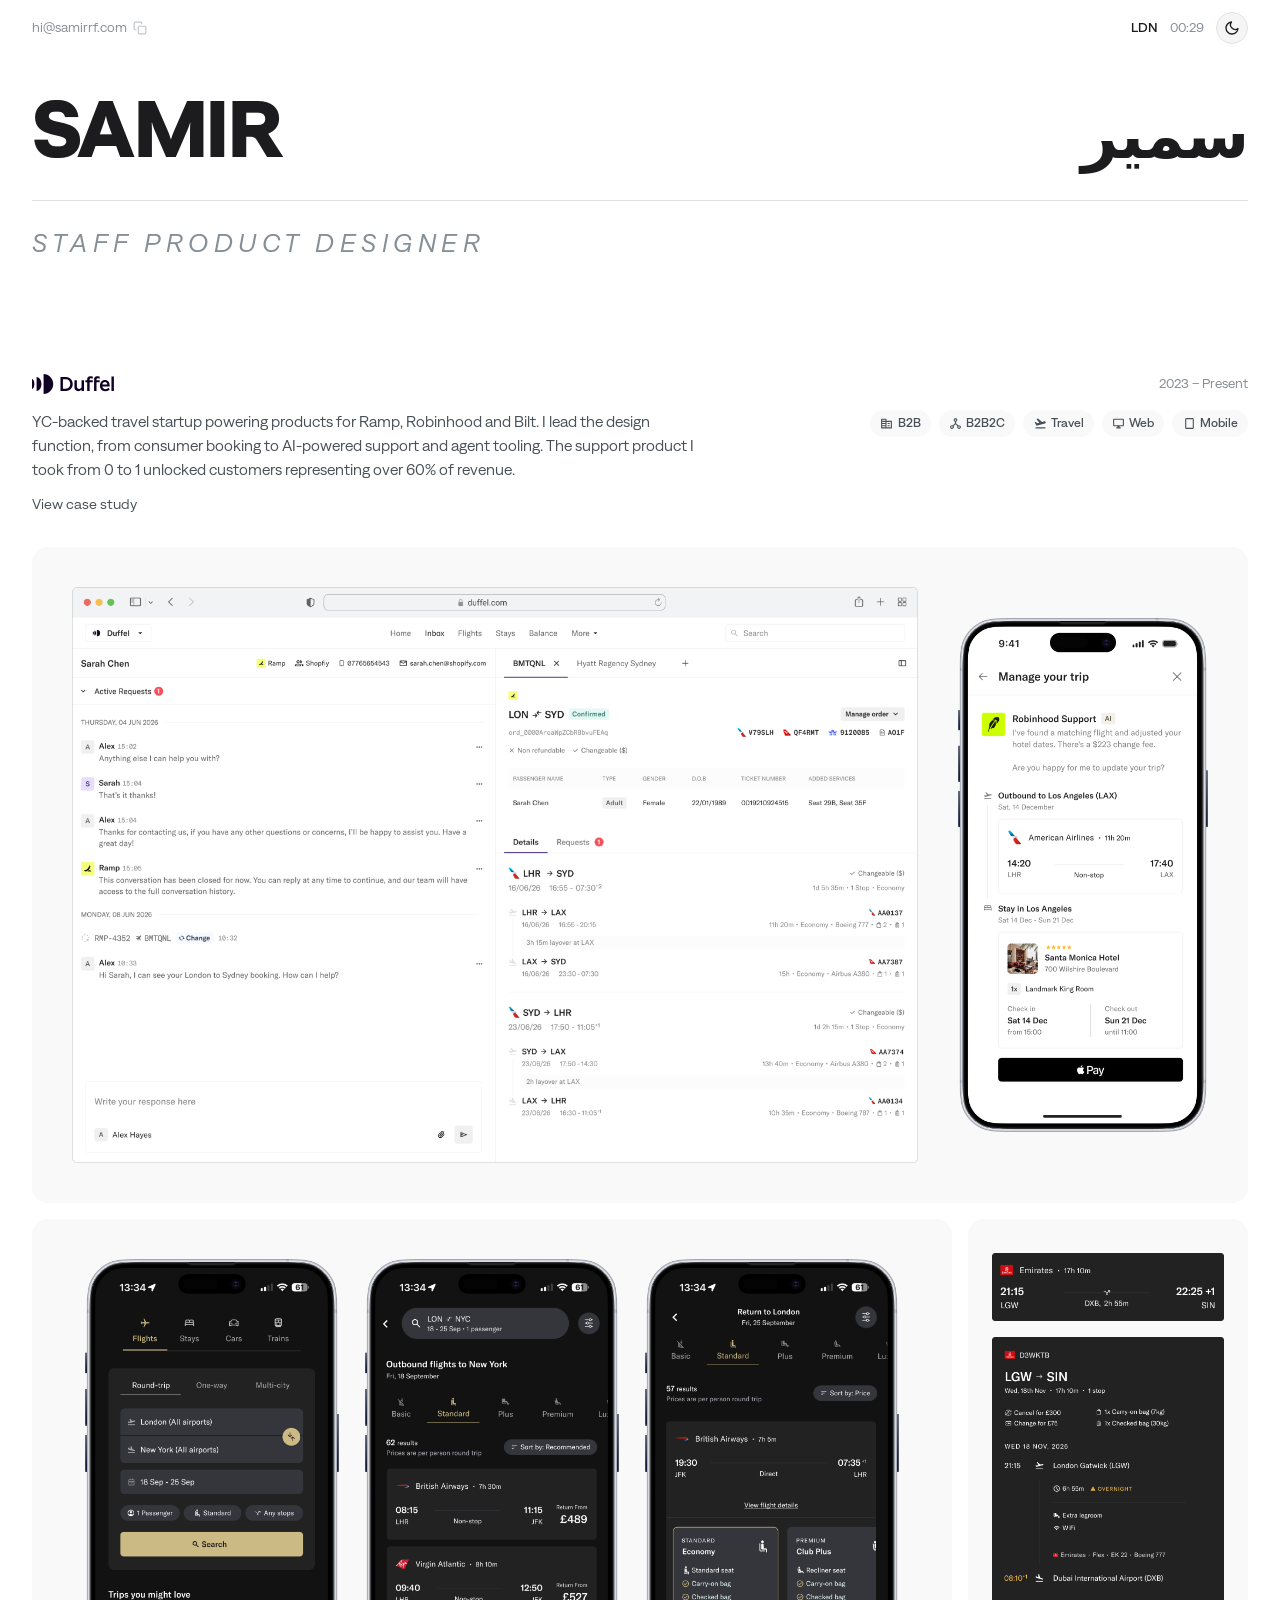
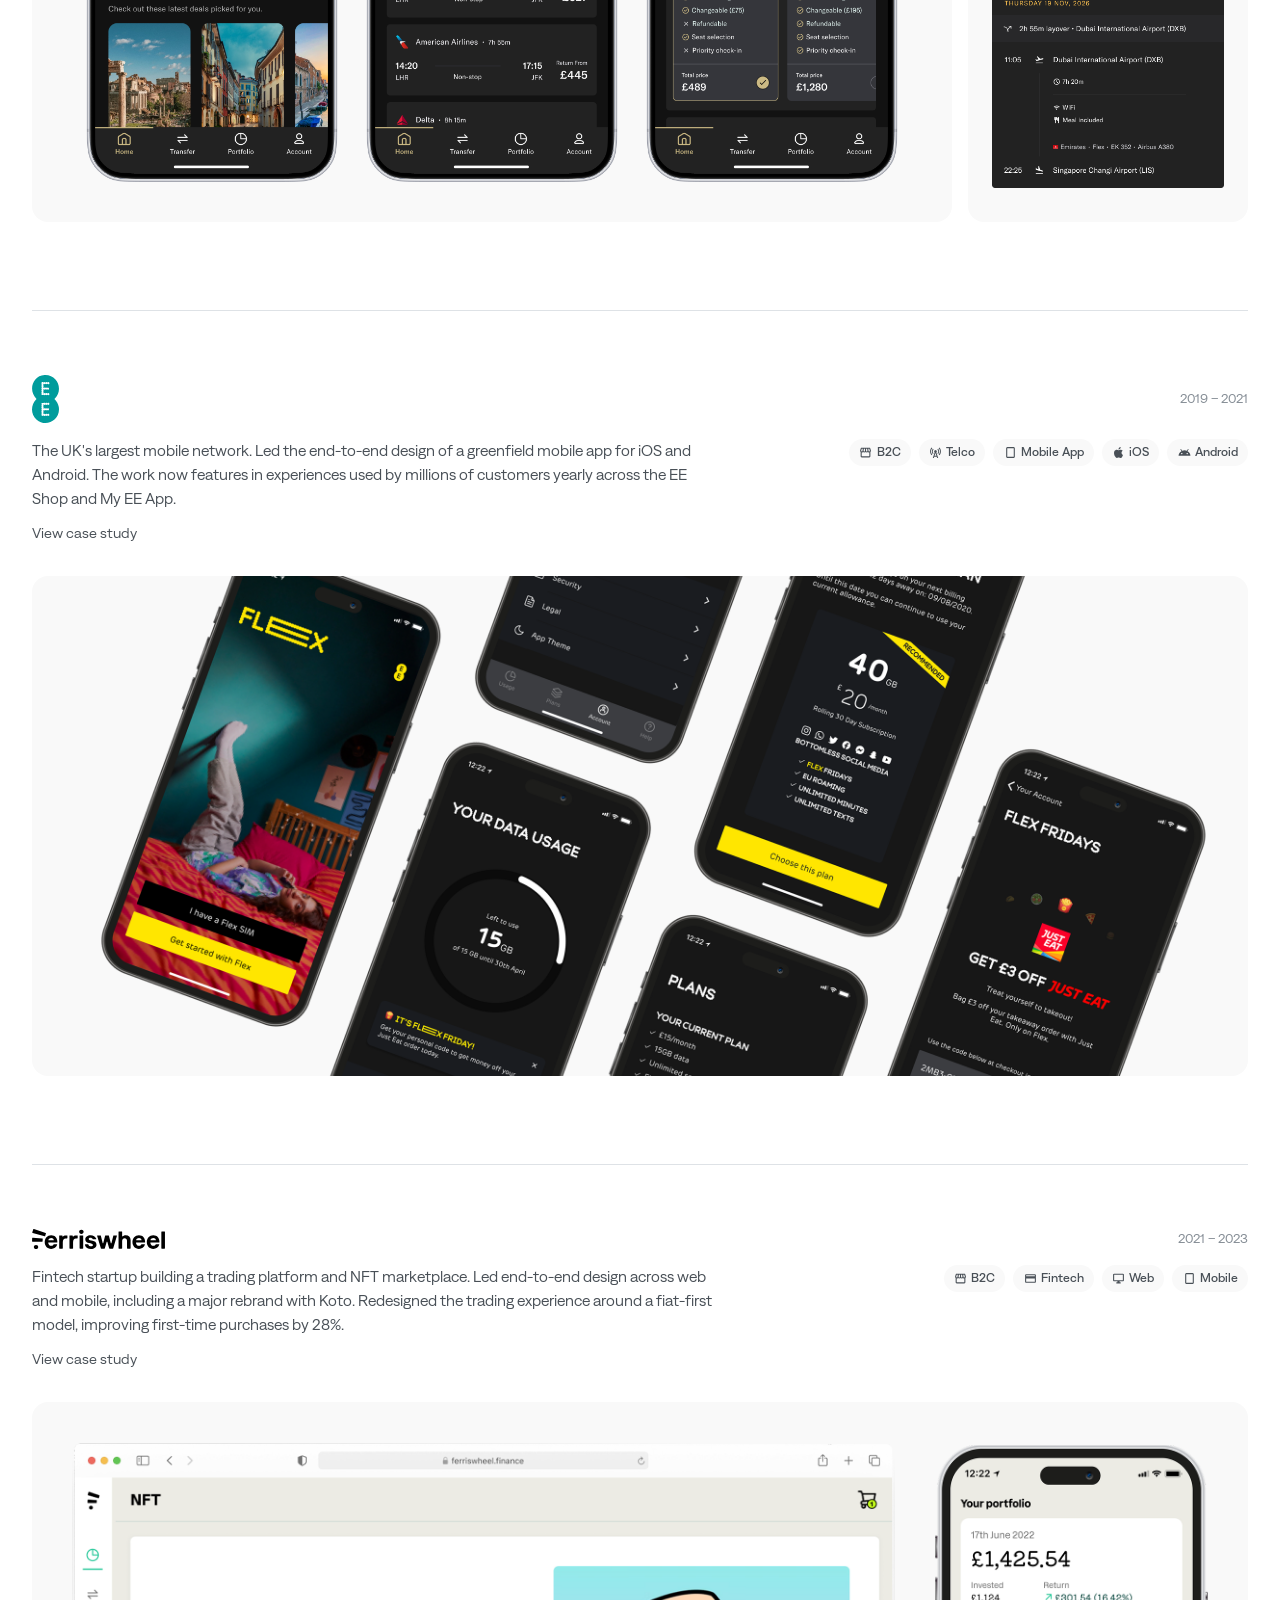
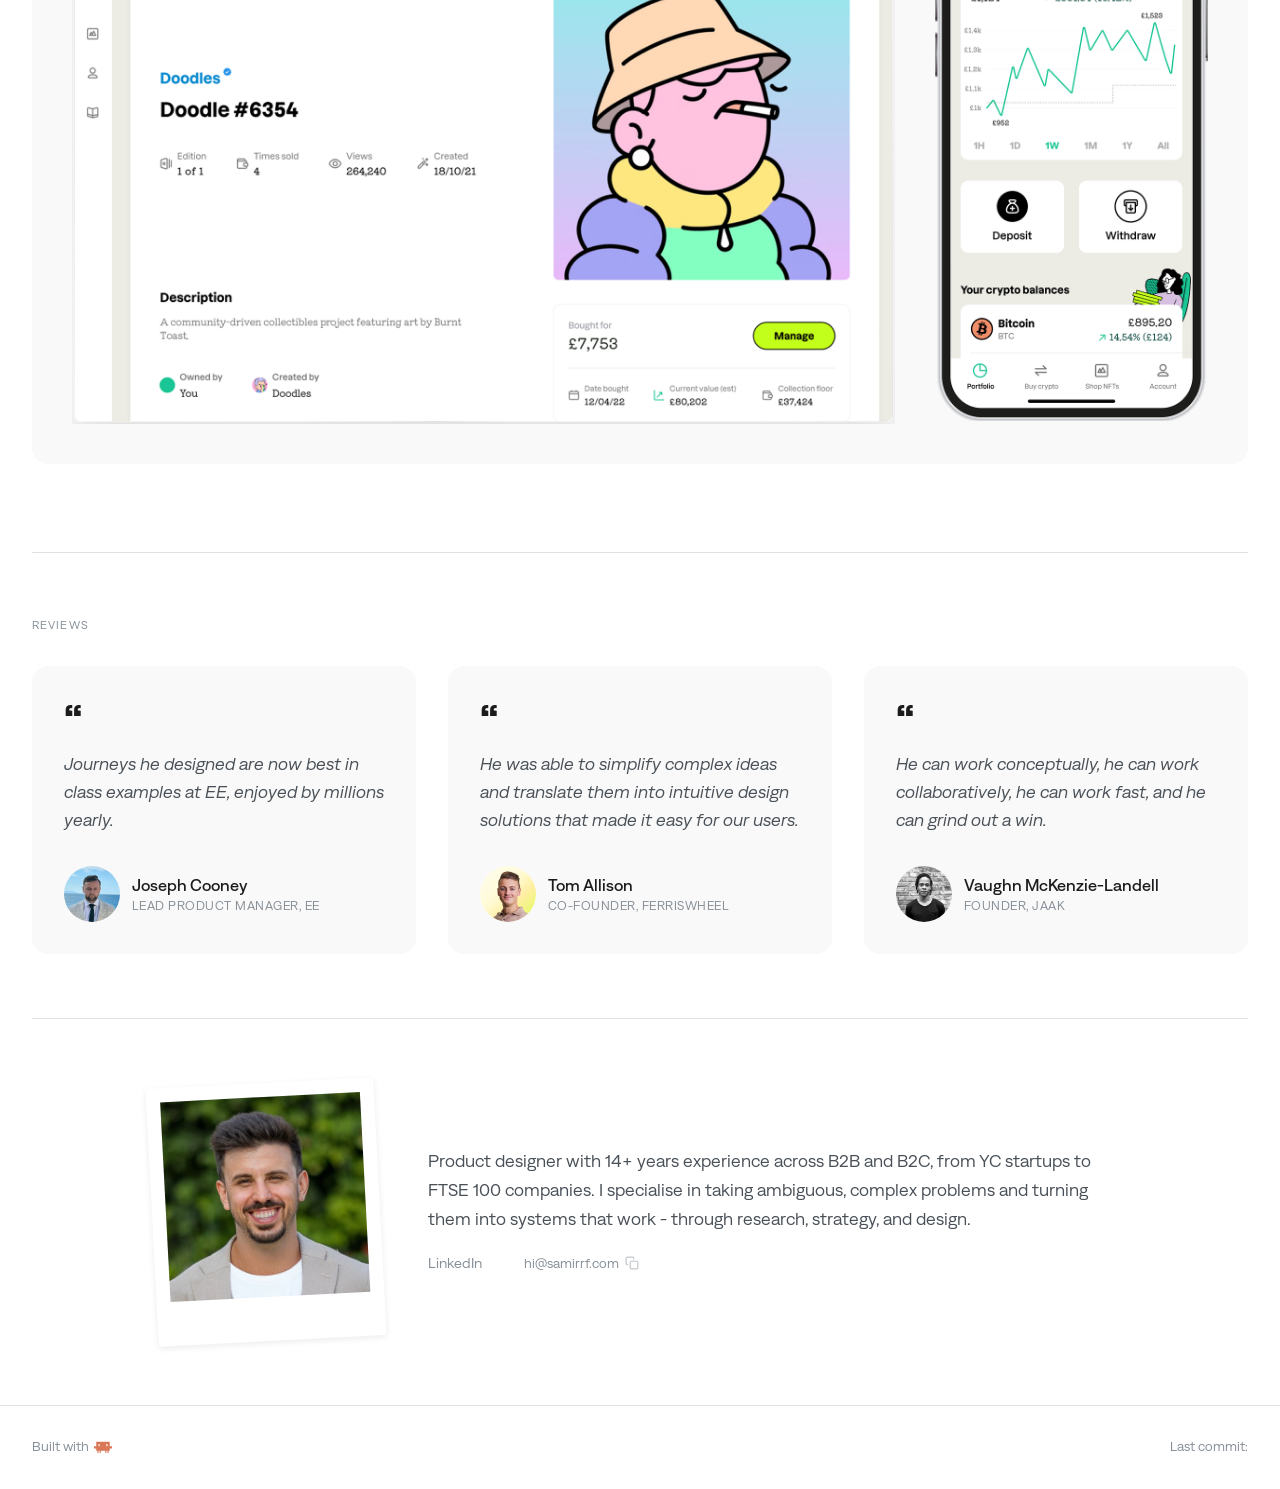
<file: index.html>
<!DOCTYPE html>
<html lang="en">
<head>
  <meta charset="UTF-8">
  <meta name="viewport" content="width=device-width, initial-scale=1.0">
  <title>Samir</title>
  <meta name="description" content="Product designer with 14+ years across B2B and B2C, founding or sole designer at YC startups and FTSE 100 companies, from consumer apps to AI-powered tooling.">
  <meta property="og:type" content="website">
  <meta property="og:url" content="https://samirrf.com/">
  <meta property="og:title" content="Samir Rashed-Fernandes, Product Designer">
  <meta property="og:description" content="Product designer with 14+ years across B2B and B2C, founding or sole designer at YC startups and FTSE 100 companies.">
  <meta property="og:image" content="https://samirrf.com/assets/img/og-home.png">
  <meta property="og:image:width" content="1200">
  <meta property="og:image:height" content="630">
  <meta name="twitter:card" content="summary_large_image">
  <meta name="twitter:image" content="https://samirrf.com/assets/img/og-home.png">
  <link rel="icon" href="assets/img/favicon.svg" type="image/svg+xml">
  <link rel="icon" type="image/png" href="assets/img/favicon-32.png">
  <link rel="apple-touch-icon" href="assets/img/apple-touch-icon.png">
  <link rel="stylesheet" href="styles/main.css">
</head>
<body>

  <header class="site-header">
    <button class="header-email" id="copyEmail" type="button" aria-label="Copy email address">
      <span class="header-email__text">hi@samirrf.com</span>
      <svg class="header-email__icon header-email__icon--copy" width="14" height="14" viewBox="0 0 24 24" fill="none" stroke="currentColor" stroke-width="2" stroke-linecap="round" stroke-linejoin="round"><rect x="9" y="9" width="13" height="13" rx="2"/><path d="M5 15H4a2 2 0 0 1-2-2V4a2 2 0 0 1 2-2h9a2 2 0 0 1 2 2v1"/></svg>
      <svg class="header-email__icon header-email__icon--check" width="14" height="14" viewBox="0 0 24 24" fill="none" stroke-width="2" stroke-linecap="round" stroke-linejoin="round"><circle class="header-email__circle" cx="12" cy="12" r="10" stroke="#2b8a3e"/><polyline points="8 12 11 15 16 9" stroke="#2b8a3e"/></svg>
      <span class="header-email__toast">Copied!</span>
    </button>
    <div class="header-right">
      <span class="header-location">
        <span class="header-location__city">LDN</span>
        <img class="header-location__crest" src="assets/img/arsenal.svg" alt="" width="16" height="16">
        <span class="header-location__time" id="headerTime"></span>
      </span>
      <button class="theme-toggle" id="themeToggle" aria-label="Toggle dark mode" type="button">
        <span class="theme-toggle__icon"></span>
      </button>
    </div>
  </header>

  <main class="page">

    <!-- 1. Hero -->
    <section class="hero">
      <div class="hero__names reveal">
        <span class="hero__name-en" id="samirHover">
          <span class="hero__name-text">SAMIR</span>
          <img class="hero__peek" id="peekImg" src="assets/img/image 6.png" alt="Samir">
        </span>
        <span class="hero__name-ar" lang="ar">سمير</span>
      </div>
      <p class="hero__title reveal">
        <em class="hero__title-default">Staff Product Designer</em>
        <em class="hero__title-hover">Gooner</em>
      </p>
    </section>

    <!-- 2. Duffel -->
    <section class="project" id="duffel">
      <div class="project__header reveal">
        <div class="project__identity">
          <a class="logo-link" href="https://www.duffel.com" target="_blank" rel="noopener noreferrer" aria-label="Visit Duffel (opens in a new tab)">
            <img class="project__logo" src="assets/img/Duffel Logo - Dark 1.svg" alt="Duffel">
          </a>
        </div>
        <span class="project__dates">2023 – Present</span>
      </div>
      <div class="project__meta reveal">
        <div class="project__meta-left">
          <p class="project__description">YC-backed travel startup powering products for Ramp, Robinhood and Bilt. I lead the design function, from consumer booking to AI-powered support and agent tooling. The support product I took from 0 to 1 unlocked customers representing over 60% of revenue.</p>
          <a class="project__link" href="pages/duffel.html">View case study<span class="project__link-arrow" aria-hidden="true"><svg width="14" height="14" viewBox="0 0 24 24" fill="none" stroke="currentColor" stroke-width="2" stroke-linecap="round" stroke-linejoin="round"><line x1="7" y1="17" x2="17" y2="7"/><polyline points="7 7 17 7 17 17"/></svg></span></a>
        </div>
        <div class="project__meta-right">
          <ul class="project__tags">
            <li class="tag"><span class="tag__icon tag__icon--b2b" aria-hidden="true"></span>B2B</li>
            <li class="tag"><span class="tag__icon tag__icon--b2b2c" aria-hidden="true"></span>B2B2C</li>
            <li class="tag"><span class="tag__icon tag__icon--travel" aria-hidden="true"></span>Travel</li>
            <li class="tag"><span class="tag__icon tag__icon--web" aria-hidden="true"></span>Web</li>
            <li class="tag"><span class="tag__icon tag__icon--mobile" aria-hidden="true"></span>Mobile</li>
          </ul>
        </div>
      </div>
      <div class="project__screenshots">
        <a class="bento-link reveal" href="pages/duffel.html">
          <div class="bento bento--hero-row">
            <img class="bento__desktop" src="assets/img/CUP1.png" alt="Duffel desktop — agent support UI">
            <img class="bento__phone" src="assets/img/Assistant 2.png" alt="Duffel mobile — AI trip management">
          </div>
          <span class="bento-link__arrow"><svg width="16" height="16" viewBox="0 0 24 24" fill="none" stroke="#fff" stroke-width="2" stroke-linecap="round" stroke-linejoin="round"><line x1="7" y1="17" x2="17" y2="7"/><polyline points="7 7 17 7 17 17"/></svg></span>
        </a>
        <a class="bento-link reveal" href="pages/duffel.html">
          <div class="bento-pair">
            <div class="bento bento--phones">
              <img src="assets/img/Home 2x.png" alt="Duffel mobile — home screen">
              <img src="assets/img/Duffel - Search 2x.png" alt="Duffel mobile — flight search results">
              <img src="assets/img/Duffel - Return 2x.png" alt="Duffel mobile — return flight details">
            </div>
            <div class="bento bento--cards">
              <img src="assets/img/Offer Card.png" alt="Duffel — offer card compact">
              <img src="assets/img/Offer Card Expanded.png" alt="Duffel — offer card expanded">
            </div>
          </div>
          <span class="bento-link__arrow"><svg width="16" height="16" viewBox="0 0 24 24" fill="none" stroke="#fff" stroke-width="2" stroke-linecap="round" stroke-linejoin="round"><line x1="7" y1="17" x2="17" y2="7"/><polyline points="7 7 17 7 17 17"/></svg></span>
        </a>
      </div>
    </section>

    <!-- 3. EE -->
    <section class="project" id="ee">
      <div class="project__header reveal">
        <div class="project__identity">
          <a class="logo-link" href="https://www.ee.co.uk" target="_blank" rel="noopener noreferrer" aria-label="Visit EE (opens in a new tab)">
            <img class="project__logo" src="assets/img/EE Logo.svg" alt="EE">
          </a>
        </div>
        <span class="project__dates">2019 – 2021</span>
      </div>
      <div class="project__meta reveal">
        <div class="project__meta-left">
          <p class="project__description">The UK's largest mobile network. Led the end-to-end design of a greenfield mobile app for iOS and Android. The work now features in experiences used by millions of customers yearly across the EE Shop and My EE App.</p>
          <a class="project__link" href="pages/ee.html">View case study<span class="project__link-arrow" aria-hidden="true"><svg width="14" height="14" viewBox="0 0 24 24" fill="none" stroke="currentColor" stroke-width="2" stroke-linecap="round" stroke-linejoin="round"><line x1="7" y1="17" x2="17" y2="7"/><polyline points="7 7 17 7 17 17"/></svg></span></a>
        </div>
        <div class="project__meta-right">
          <ul class="project__tags">
            <li class="tag"><span class="tag__icon tag__icon--b2c" aria-hidden="true"></span>B2C</li>
            <li class="tag"><span class="tag__icon tag__icon--telco" aria-hidden="true"></span>Telco</li>
            <li class="tag"><span class="tag__icon tag__icon--mobile" aria-hidden="true"></span>Mobile App</li>
            <li class="tag"><span class="tag__icon tag__icon--ios" aria-hidden="true"></span>iOS</li>
            <li class="tag"><span class="tag__icon tag__icon--android" aria-hidden="true"></span>Android</li>
          </ul>
        </div>
      </div>
      <div class="project__screenshots">
        <a class="bento-link reveal" href="pages/ee.html">
          <div class="bento bento--full">
            <img src="assets/img/Flex Showcase Transparent 1.png" alt="EE mobile app — five screens">
          </div>
          <span class="bento-link__arrow"><svg width="16" height="16" viewBox="0 0 24 24" fill="none" stroke="#fff" stroke-width="2" stroke-linecap="round" stroke-linejoin="round"><line x1="7" y1="17" x2="17" y2="7"/><polyline points="7 7 17 7 17 17"/></svg></span>
        </a>
      </div>
    </section>

    <!-- 4. Ferriswheel -->
    <section class="project" id="ferriswheel">
      <div class="project__header reveal">
        <div class="project__identity">
          <img class="project__logo" src="assets/img/Ferriswheel_RGB_Wordmark_Black 1.svg" alt="Ferriswheel">
        </div>
        <span class="project__dates">2021 – 2023</span>
      </div>
      <div class="project__meta reveal">
        <div class="project__meta-left">
          <p class="project__description">Fintech startup building a trading platform and NFT marketplace. Led end-to-end design across web and mobile, including a major rebrand with Koto. Redesigned the trading experience around a fiat-first model, improving first-time purchases by 28%.</p>
          <a class="project__link" href="pages/ferriswheel.html">View case study<span class="project__link-arrow" aria-hidden="true"><svg width="14" height="14" viewBox="0 0 24 24" fill="none" stroke="currentColor" stroke-width="2" stroke-linecap="round" stroke-linejoin="round"><line x1="7" y1="17" x2="17" y2="7"/><polyline points="7 7 17 7 17 17"/></svg></span></a>
        </div>
        <div class="project__meta-right">
          <ul class="project__tags">
            <li class="tag"><span class="tag__icon tag__icon--b2c" aria-hidden="true"></span>B2C</li>
            <li class="tag"><span class="tag__icon tag__icon--fintech" aria-hidden="true"></span>Fintech</li>
            <li class="tag"><span class="tag__icon tag__icon--web" aria-hidden="true"></span>Web</li>
            <li class="tag"><span class="tag__icon tag__icon--mobile" aria-hidden="true"></span>Mobile</li>
          </ul>
        </div>
      </div>
      <div class="project__screenshots">
        <a class="bento-link reveal" href="pages/ferriswheel.html">
          <div class="bento bento--hero-row">
            <img class="bento__desktop" src="assets/img/Ferriswheel Web.png" alt="Ferriswheel desktop — NFT marketplace">
            <img class="bento__phone" src="assets/img/Ferriswheel Mobile.png" alt="Ferriswheel mobile — portfolio">
          </div>
          <span class="bento-link__arrow"><svg width="16" height="16" viewBox="0 0 24 24" fill="none" stroke="#fff" stroke-width="2" stroke-linecap="round" stroke-linejoin="round"><line x1="7" y1="17" x2="17" y2="7"/><polyline points="7 7 17 7 17 17"/></svg></span>
        </a>
      </div>
    </section>

    <!-- 5. Testimonials -->
    <section class="testimonials" id="testimonials">
      <p class="section-label">Reviews</p>
      <div class="testimonials__grid">

        <blockquote class="testimonial reveal">
          <p class="testimonial__quote">Journeys he designed are now best in class examples at EE, enjoyed by millions yearly.</p>
          <footer class="testimonial__attribution">
            <img class="testimonial__avatar" src="assets/img/joseph.jpeg" alt="Joseph Cooney" width="64" height="64">
            <div>
              <cite class="testimonial__name">Joseph Cooney</cite>
              <span class="testimonial__role">Lead Product Manager, EE</span>
            </div>
          </footer>
        </blockquote>

        <blockquote class="testimonial reveal">
          <p class="testimonial__quote">He was able to simplify complex ideas and translate them into intuitive design solutions that made it easy for our users.</p>
          <footer class="testimonial__attribution">
            <img class="testimonial__avatar" src="assets/img/Tom.png" alt="Tom Allison" width="64" height="64">
            <div>
              <cite class="testimonial__name">Tom Allison</cite>
              <span class="testimonial__role">Co-Founder, Ferriswheel</span>
            </div>
          </footer>
        </blockquote>

        <blockquote class="testimonial reveal">
          <p class="testimonial__quote">He can work conceptually, he can work collaboratively, he can work fast, and he can grind out a win.</p>
          <footer class="testimonial__attribution">
            <img class="testimonial__avatar" src="assets/img/Vaughn.jpeg" alt="Vaughn McKenzie-Landell" width="64" height="64">
            <div>
              <cite class="testimonial__name">Vaughn McKenzie-Landell</cite>
              <span class="testimonial__role">Founder, JAAK</span>
            </div>
          </footer>
        </blockquote>

      </div>
    </section>

    <!-- 6. About -->
    <section class="about" id="about">
      <div class="about__body reveal">
        <div class="about__avatar">
          <img src="assets/img/avatar-samir.jpg" alt="Samir" width="160" height="160">
        </div>
        <div class="about__text">
          <p class="about__bio">Product designer with 14+ years experience across B2B and B2C, from YC startups to FTSE&nbsp;100 companies. I specialise in taking ambiguous, complex problems and turning them into systems that work - through research, strategy, and design.</p>
          <nav class="about__links">
            <a class="project__link" href="https://www.linkedin.com/in/samir-rf/" target="_blank" rel="noopener noreferrer">LinkedIn<span class="project__link-arrow" aria-hidden="true"><svg width="14" height="14" viewBox="0 0 24 24" fill="none" stroke="currentColor" stroke-width="2" stroke-linecap="round" stroke-linejoin="round"><line x1="7" y1="17" x2="17" y2="7"/><polyline points="7 7 17 7 17 17"/></svg></span></a>
            <button class="header-email" type="button" aria-label="Copy email address">
              <span class="header-email__text">hi@samirrf.com</span>
              <svg class="header-email__icon header-email__icon--copy" width="14" height="14" viewBox="0 0 24 24" fill="none" stroke="currentColor" stroke-width="2" stroke-linecap="round" stroke-linejoin="round"><rect x="9" y="9" width="13" height="13" rx="2"/><path d="M5 15H4a2 2 0 0 1-2-2V4a2 2 0 0 1 2-2h9a2 2 0 0 1 2 2v1"/></svg>
              <svg class="header-email__icon header-email__icon--check" width="14" height="14" viewBox="0 0 24 24" fill="none" stroke-width="2" stroke-linecap="round" stroke-linejoin="round"><circle class="header-email__circle" cx="12" cy="12" r="10" stroke="#2b8a3e"/><polyline points="8 12 11 15 16 9" stroke="#2b8a3e"/></svg>
              <span class="header-email__toast">Copied!</span>
            </button>
          </nav>
        </div>
      </div>
    </section>

  </main>

  <footer class="site-footer">
    <span class="site-footer__built-with">
      Built with <img class="site-footer__claude-icon" src="assets/img/claude-code-icon.svg" alt="Claude Code" width="18" height="18">
    </span>
    <span class="site-footer__commit">Last commit: <span id="commitAgo"></span></span>
  </footer>

  <script>
    (function () {
      const STORAGE_KEY = 'color-scheme';
      const root = document.documentElement;

      function applyScheme(scheme) {
        root.dataset.colorScheme = scheme;
      }

      const stored = localStorage.getItem(STORAGE_KEY);
      if (stored) applyScheme(stored);

      const mq = window.matchMedia('(prefers-color-scheme: dark)');
      mq.addEventListener('change', function (e) {
        if (!localStorage.getItem(STORAGE_KEY)) {
          applyScheme(e.matches ? 'dark' : 'light');
        }
      });

      function init() {
        // Theme toggle
        var themeBtn = document.getElementById('themeToggle');
        themeBtn.addEventListener('click', function () {
          var current = root.dataset.colorScheme || (mq.matches ? 'dark' : 'light');
          var next = current === 'dark' ? 'light' : 'dark';
          applyScheme(next);
          localStorage.setItem(STORAGE_KEY, next);
        });

        // London time with blinking colon
        function updateTime() {
          var now = new Date();
          var parts = now.toLocaleTimeString('en-GB', { hour: '2-digit', minute: '2-digit', timeZone: 'Europe/London', hour12: false }).split(':');
          document.getElementById('headerTime').innerHTML = parts[0] + '<span class="header-location__colon">:</span>' + parts[1];
        }
        updateTime();
        setInterval(updateTime, 30000);

        // Last commit ticker
        var LAST_COMMIT = null;
        function updateCommitAgo() {
          if (!LAST_COMMIT) return;
          var diff = Math.floor((Date.now() - LAST_COMMIT) / 1000);
          var text;
          if (diff < 60) text = diff + 's ago';
          else if (diff < 3600) text = Math.floor(diff / 60) + 'm ago';
          else if (diff < 86400) text = Math.floor(diff / 3600) + 'h ago';
          else text = Math.floor(diff / 86400) + 'd ago';
          document.getElementById('commitAgo').textContent = text;
        }
        fetch('https://api.github.com/repos/srcltd/samirrf.com/commits?per_page=1')
          .then(function (r) { return r.json(); })
          .then(function (data) {
            if (data[0] && data[0].commit) {
              LAST_COMMIT = new Date(data[0].commit.committer.date).getTime();
              updateCommitAgo();
              setInterval(updateCommitAgo, 1000);
            }
          })
          .catch(function () {});

        // Copy email (header + about share the same component)
        document.querySelectorAll('.header-email').forEach(function (btn) {
          btn.addEventListener('click', function () {
            var el = this;
            navigator.clipboard.writeText('hi@samirrf.com').then(function () {
              el.classList.add('is-copied');
              setTimeout(function () { el.classList.remove('is-copied'); }, 1500);
            });
          });
        });

        // Persona peek — cycle through photos + captions on each hover (desktop only)
        var samirEl = document.getElementById('samirHover');
        var heroSection = document.querySelector('.hero');
        var peekImg = document.getElementById('peekImg');
        var peekTitle = document.querySelector('.hero__title-hover');

        var personas = [
          { src: 'assets/img/peek-girl-dad.png',          caption: 'Girl dad' },
          { src: 'assets/img/peek-dog-dad.png',           caption: 'Dog dad' },
          { src: 'assets/img/image 6.png',                caption: 'Gooner', gooner: true },
          { src: 'assets/img/peek-real-cowboy.png',       caption: 'Cowboy' },
          { src: 'assets/img/peek-family-guy.png',        caption: 'Family guy' },
          { src: 'assets/img/peek-intrepid-explorer.png', caption: 'Explorer' },
          { src: 'assets/img/peek-man-of-leisure.png',    caption: 'Man of leisure', low: true }
        ];
        personas.forEach(function (p) { var i = new Image(); i.src = p.src; }); // preload
        var personaIdx = 0;

        function showPeek() {
          var p = personas[personaIdx];
          peekImg.src = p.src;
          peekImg.classList.toggle('hero__peek--on-divider', !!p.low);
          peekTitle.textContent = p.caption;
          heroSection.classList.add('hero--peek-active');
          document.body.classList.toggle('is-gooner-peek', !!p.gooner);
          personaIdx = (personaIdx + 1) % personas.length;
        }
        function hidePeek() {
          heroSection.classList.remove('hero--peek-active');
          document.body.classList.remove('is-gooner-peek');
        }
        // Desktop hover only — disabled on touch so it can't stick on mobile
        var goonerTouched = false;
        samirEl.addEventListener('touchstart', function () { goonerTouched = true; }, { passive: true });
        samirEl.addEventListener('mouseenter', function () { if (!goonerTouched) showPeek(); });
        samirEl.addEventListener('mouseleave', function () { if (!goonerTouched) hidePeek(); });

        // Scroll reveal with staggered load
        var reveals = document.querySelectorAll('.reveal');
        var heroDelays = {
          0: 0,
          1: 0,
          2: 0.3,
          3: 0.4,
          4: 0.7
        };
        var heroCount = 0;

        var observer = new IntersectionObserver(function (entries) {
          entries.forEach(function (entry) {
            if (entry.isIntersecting) {
              entry.target.classList.add('is-visible');
              observer.unobserve(entry.target);
            }
          });
        }, { threshold: 0.08, rootMargin: '-40px' });

        reveals.forEach(function (el) {
          var rect = el.getBoundingClientRect();
          if (rect.top < window.innerHeight) {
            var d = heroDelays[heroCount] !== undefined ? heroDelays[heroCount] : 0.8 + (heroCount - 4) * 0.1;
            el.style.transitionDelay = d + 's';
            heroCount++;
            requestAnimationFrame(function () {
              el.classList.add('is-visible');
            });
          } else {
            el.style.transitionDelay = '0.15s';
            observer.observe(el);
          }
        });

        // Footer icon animation
        var footerBuilt = document.querySelector('.site-footer__built-with');
        if (footerBuilt) {
          var footerObs = new IntersectionObserver(function (entries) {
            if (entries[0].isIntersecting) {
              footerBuilt.classList.add('is-visible');
              footerObs.unobserve(footerBuilt);
            }
          }, { threshold: 0.5 });
          footerObs.observe(footerBuilt);
        }

        // Matrix easter egg
        var claudeIcon = document.querySelector('.site-footer__claude-icon');
        if (claudeIcon) {
          claudeIcon.style.cursor = 'pointer';
          claudeIcon.addEventListener('mouseenter', function () {
            var overlay = document.createElement('div');
            overlay.style.cssText = 'position:fixed;top:0;left:0;width:100vw;height:100vh;z-index:9999;pointer-events:all;cursor:pointer;background:rgba(0,0,0,0.95);overflow:hidden;';
            document.body.appendChild(overlay);
            var cols = Math.ceil(window.innerWidth / 28);
            var src = claudeIcon.src;
            for (var c = 0; c < cols; c++) {
              (function (col) {
                var count = 8 + Math.floor(Math.random() * 12);
                for (var i = 0; i < count; i++) {
                  var img = document.createElement('img');
                  img.src = src;
                  var size = 12 + Math.floor(Math.random() * 24);
                  img.style.cssText = 'position:absolute;width:' + size + 'px;height:' + size + 'px;opacity:0;left:' + (col * 28 + 5) + 'px;top:-' + size + 'px;';
                  var delay = Math.random() * 3000 + i * 200;
                  var dur = 800 + Math.random() * 3500;
                  overlay.appendChild(img);
                  setTimeout(function (el, d) {
                    el.style.transition = 'top ' + d + 'ms linear, opacity 0.3s';
                    el.style.opacity = (0.3 + Math.random() * 0.7).toFixed(2);
                    el.style.top = (window.innerHeight + 20) + 'px';
                  }, delay, img, dur);
                }
              })(c);
            }
            setTimeout(function () {
              overlay.style.transition = 'opacity 0.5s';
              overlay.style.opacity = '0';
              setTimeout(function () { overlay.remove(); }, 500);
            }, 5000);
            overlay.addEventListener('click', function () {
              overlay.style.transition = 'opacity 0.5s';
              overlay.style.opacity = '0';
              setTimeout(function () { overlay.remove(); }, 500);
            });
          });
        }
      }
      if (document.readyState === 'loading') {
        document.addEventListener('DOMContentLoaded', init);
      } else {
        init();
      }
    })();
  </script>

</body>
</html>
</file>
<file: styles/main.css>
/* ============================================================
   FONTS
   ============================================================ */

@font-face {
  font-family: 'Denim WD';
  src: url('../assets/fonts/DenimWD-Regular.woff2') format('woff2'),
       url('../assets/fonts/DenimWD-Regular.woff') format('woff');
  font-weight: 400;
  font-style: normal;
  font-display: swap;
}

@font-face {
  font-family: 'Denim WD';
  src: url('../assets/fonts/DenimWD-RegularItalic.woff2') format('woff2'),
       url('../assets/fonts/DenimWD-RegularItalic.woff') format('woff');
  font-weight: 400;
  font-style: italic;
  font-display: swap;
}

@font-face {
  font-family: 'Denim WD';
  src: url('../assets/fonts/DenimWD-Medium.woff2') format('woff2'),
       url('../assets/fonts/DenimWD-Medium.woff') format('woff');
  font-weight: 500;
  font-style: normal;
  font-display: swap;
}

@font-face {
  font-family: 'Denim WD';
  src: url('../assets/fonts/DenimWD-MediumItalic.woff2') format('woff2'),
       url('../assets/fonts/DenimWD-MediumItalic.woff') format('woff');
  font-weight: 500;
  font-style: italic;
  font-display: swap;
}

@font-face {
  font-family: 'Denim WD';
  src: url('../assets/fonts/DenimWD-Bold.woff2') format('woff2'),
       url('../assets/fonts/DenimWD-Bold.woff') format('woff');
  font-weight: 700;
  font-style: normal;
  font-display: swap;
}


/* ============================================================
   COLOR TOKENS
   ============================================================ */

:root {
  --color-bg:           #ffffff;
  --color-bg-subtle:    #f8f9fa;
  --color-surface:      #f9f9f9;
  --color-border:       #dee2e6;
  --color-border-strong:#ced4da;
  --color-text-muted:   #868e96;
  --color-text-subtle:  #495057;
  --color-text:         #1c1c1e;

  --color-accent:       #3e63dd;
  --color-accent-hover: #3451b2;
  --color-link:         var(--color-accent);
}

@media (prefers-color-scheme: dark) {
  :root:not([data-color-scheme='light']) {
    --color-bg:           #111113;
    --color-bg-subtle:    #18191b;
    --color-surface:      #212225;
    --color-border:       #363a3f;
    --color-border-strong:#43484e;
    --color-text-muted:   #7e868c;
    --color-text-subtle:  #c1c8cd;
    --color-text:         #edeef0;
    --color-accent:       #8da4ef;
    --color-accent-hover: #adbef7;
  }
}

[data-color-scheme='dark'] {
  --color-bg:           #111113;
  --color-bg-subtle:    #18191b;
  --color-surface:      #212225;
  --color-border:       #363a3f;
  --color-border-strong:#43484e;
  --color-text-muted:   #7e868c;
  --color-text-subtle:  #c1c8cd;
  --color-text:         #edeef0;
  --color-accent:       #8da4ef;
  --color-accent-hover: #adbef7;
}

[data-color-scheme='light'] {
  --color-bg:           #ffffff;
  --color-bg-subtle:    #f8f9fa;
  --color-surface:      #f9f9f9;
  --color-border:       #dee2e6;
  --color-border-strong:#ced4da;
  --color-text-muted:   #868e96;
  --color-text-subtle:  #495057;
  --color-text:         #1c1c1e;
  --color-accent:       #3e63dd;
  --color-accent-hover: #3451b2;
}


/* ============================================================
   SPACING & LAYOUT TOKENS
   ============================================================ */

:root {
  --space-1:  0.25rem;   /*  4px */
  --space-2:  0.5rem;    /*  8px */
  --space-3:  0.75rem;   /* 12px */
  --space-4:  1rem;      /* 16px */
  --space-5:  1.5rem;    /* 24px */
  --space-6:  2rem;      /* 32px */
  --space-7:  3rem;      /* 48px */
  --space-8:  4rem;      /* 64px */
  --space-9:  6rem;      /* 96px */

  --max-width:    1288px;
  --page-gutter:  var(--space-6);
}


/* ============================================================
   CSS RESET
   ============================================================ */

*, *::before, *::after {
  box-sizing: border-box;
  margin: 0;
  padding: 0;
}

html {
  -webkit-text-size-adjust: 100%;
}

body {
  min-height: 100dvh;
  line-height: 1.5;
  -webkit-font-smoothing: antialiased;
  text-rendering: optimizeLegibility;
}

img, video, iframe {
  display: block;
  max-width: 100%;
}

input, button, textarea, select {
  font: inherit;
}

ul, ol {
  list-style: none;
}

a {
  color: inherit;
  text-decoration: none;
}

blockquote, cite {
  font-style: normal;
}


/* ============================================================
   BASE
   ============================================================ */

body {
  font-family: 'Denim WD', system-ui, -apple-system, sans-serif;
  font-size: 1rem;
  font-weight: 400;
  color: var(--color-text);
  background-color: var(--color-bg);
}


/* ============================================================
   HEADER
   ============================================================ */

.site-header {
  position: sticky;
  top: 0;
  z-index: 100;
  display: flex;
  justify-content: space-between;
  align-items: center;
  max-width: var(--max-width);
  margin-inline: auto;
  padding: var(--space-3) var(--page-gutter);
}

.site-header::before {
  content: "";
  position: absolute;
  inset: 0;
  left: 50%;
  transform: translateX(-50%);
  width: 100vw;
  background-color: var(--color-bg);
  z-index: -1;
}

/* ============================================================
   HEADER BACK ARROW (case study pages)
   ============================================================ */

.header-back {
  display: flex;
  align-items: center;
  flex: 1;
  color: var(--color-text-muted);
  transition: color 0.15s;
}

.header-back:hover {
  color: var(--color-text);
}


/* ============================================================
   HEADER EMAIL
   ============================================================ */

.header-email {
  position: relative;
  display: flex;
  align-items: center;
  gap: 6px;
  background: none;
  border: none;
  cursor: pointer;
  color: var(--color-text-muted);
  font-family: inherit;
  font-size: 0.8125rem;
  padding: 4px 0;
  border-radius: 6px;
  transition: color 0.15s;
}

.header-email:hover {
  color: var(--color-text);
}

.header-email__icon {
  opacity: 0.5;
  transition: opacity 0.2s, transform 0.2s;
}

.header-email:hover .header-email__icon {
  opacity: 1;
}

/* Copy icon always visible (0.5 opacity, brightens to full on hover). */

.header-email__icon--check {
  position: absolute;
  right: 0;
  opacity: 0;
  transform: scale(0.5);
}

.header-email__circle {
  stroke-dasharray: 62.83;
  stroke-dashoffset: 62.83;
}

.header-email.is-copied .header-email__icon--copy {
  opacity: 0;
  transform: scale(0.5);
}

.header-email.is-copied .header-email__icon--check {
  opacity: 1;
  transform: scale(1);
}

.header-email.is-copied .header-email__circle {
  stroke-dashoffset: 0;
  transition: stroke-dashoffset 0.6s ease;
}

.header-email__toast {
  position: absolute;
  top: calc(100% + 8px);
  right: 7px;
  transform: translateX(50%) translateY(4px);
  background: var(--color-text);
  color: var(--color-bg);
  font-size: 0.6875rem;
  padding: 3px 8px;
  border-radius: 4px;
  white-space: nowrap;
  opacity: 0;
  pointer-events: none;
  transition: opacity 0.2s, transform 0.2s;
}

.header-email__toast::before {
  content: "";
  position: absolute;
  bottom: 100%;
  left: 50%;
  transform: translateX(-50%);
  border: 4px solid transparent;
  border-bottom-color: var(--color-text);
}

.header-email.is-copied .header-email__toast {
  opacity: 1;
  transform: translateX(50%) translateY(0);
}

/* ============================================================
   HEADER RIGHT GROUP
   ============================================================ */

.header-right {
  display: flex;
  align-items: center;
  justify-content: flex-end;
  flex: 1;
  gap: 12px;
}


/* ============================================================
   DARK MODE TOGGLE
   ============================================================ */

.theme-toggle {
  display: flex;
  align-items: center;
  justify-content: center;
  width: 2rem;
  height: 2rem;
  border: 1px solid var(--color-border);
  border-radius: 50%;
  background: rgba(128, 128, 128, 0.08);
  backdrop-filter: blur(12px) saturate(1.4);
  -webkit-backdrop-filter: blur(12px) saturate(1.4);
  box-shadow: inset 0 0 0 1px rgba(255, 255, 255, 0.06),
              inset 0 1px 0 rgba(255, 255, 255, 0.08);
  cursor: pointer;
  transition: background 0.15s, border-color 0.15s;
}

.theme-toggle:hover {
  background: rgba(128, 128, 128, 0.16);
}

/* ============================================================
   HEADER LOCATION
   ============================================================ */

.header-location {
  display: flex;
  align-items: center;
  gap: 6px;
  font-size: 0.8125rem;
  color: var(--color-text-muted);
}

.header-location__city {
  font-weight: 500;
  color: var(--color-text);
  transition: color 0.3s;
}

.header-location__crest {
  width: 0;
  height: 16px;
  opacity: 0;
  overflow: hidden;
  transition: width 0.3s cubic-bezier(0.16, 1, 0.3, 1), opacity 0.3s;
}

.header-location:hover .header-location__city {
  color: #EF0107;
}

.header-location:hover .header-location__crest {
  width: 16px;
  opacity: 1;
}

/* Gooner peek (hovering/tapping SAMIR) turns LDN red too — only the gooner peek */
body.is-gooner-peek .header-location__city {
  color: #EF0107;
}

body.is-gooner-peek .header-location__crest {
  width: 16px;
  opacity: 1;
}

@keyframes blink {
  0%, 100% { opacity: 1; }
  50% { opacity: 0; }
}

.header-location__colon {
  animation: blink 1s step-end infinite;
}

.theme-toggle__icon {
  display: block;
  width: 1rem;
  height: 1rem;
  background-repeat: no-repeat;
  background-size: contain;
  /* Moon — shown in light mode */
  background-image: url("data:image/svg+xml,%3Csvg xmlns='http://www.w3.org/2000/svg' viewBox='0 0 24 24' fill='none' stroke='%231c1c1e' stroke-width='2' stroke-linecap='round' stroke-linejoin='round'%3E%3Cpath d='M21 12.79A9 9 0 1 1 11.21 3 7 7 0 0 0 21 12.79z'/%3E%3C/svg%3E");
}

/* Sun — shown in dark mode */
[data-color-scheme='dark'] .theme-toggle__icon {
  background-image: url("data:image/svg+xml,%3Csvg xmlns='http://www.w3.org/2000/svg' viewBox='0 0 24 24' fill='none' stroke='%23edeef0' stroke-width='2' stroke-linecap='round' stroke-linejoin='round'%3E%3Ccircle cx='12' cy='12' r='5'/%3E%3Cline x1='12' y1='1' x2='12' y2='3'/%3E%3Cline x1='12' y1='21' x2='12' y2='23'/%3E%3Cline x1='4.22' y1='4.22' x2='5.64' y2='5.64'/%3E%3Cline x1='18.36' y1='18.36' x2='19.78' y2='19.78'/%3E%3Cline x1='1' y1='12' x2='3' y2='12'/%3E%3Cline x1='21' y1='12' x2='23' y2='12'/%3E%3Cline x1='4.22' y1='19.78' x2='5.64' y2='18.36'/%3E%3Cline x1='18.36' y1='5.64' x2='19.78' y2='4.22'/%3E%3C/svg%3E");
}

@media (prefers-color-scheme: dark) {
  :root:not([data-color-scheme='light']) .theme-toggle__icon {
    background-image: url("data:image/svg+xml,%3Csvg xmlns='http://www.w3.org/2000/svg' viewBox='0 0 24 24' fill='none' stroke='%23edeef0' stroke-width='2' stroke-linecap='round' stroke-linejoin='round'%3E%3Ccircle cx='12' cy='12' r='5'/%3E%3Cline x1='12' y1='1' x2='12' y2='3'/%3E%3Cline x1='12' y1='21' x2='12' y2='23'/%3E%3Cline x1='4.22' y1='4.22' x2='5.64' y2='5.64'/%3E%3Cline x1='18.36' y1='18.36' x2='19.78' y2='19.78'/%3E%3Cline x1='1' y1='12' x2='3' y2='12'/%3E%3Cline x1='21' y1='12' x2='23' y2='12'/%3E%3Cline x1='4.22' y1='19.78' x2='5.64' y2='18.36'/%3E%3Cline x1='18.36' y1='5.64' x2='19.78' y2='4.22'/%3E%3C/svg%3E");
  }
}


/* ============================================================
   PAGE WRAPPER
   ============================================================ */

.page {
  max-width: var(--max-width);
  margin-inline: auto;
  padding-inline: var(--page-gutter);
}


/* ============================================================
   SECTION LABEL
   ============================================================ */

.section-label {
  font-size: 0.6875rem; /* 11px */
  font-weight: 400;
  letter-spacing: 0.1em;
  text-transform: uppercase;
  color: var(--color-text-muted);
  margin-bottom: var(--space-6);
}


/* ============================================================
   HERO
   ============================================================ */

.hero {
  padding-block: var(--space-6) var(--space-7);
}

.hero__names {
  display: flex;
  justify-content: space-between;
  align-items: flex-end;
  padding-bottom: 32px;
  border-bottom: 1px solid var(--color-border);
  margin-bottom: 23px;
  clip-path: inset(-999px 0 0 0);
}

.hero__name-en,
.hero__name-ar {
  font-weight: 700;
  line-height: 1;
  letter-spacing: -0.02em;
  color: var(--color-text);
}

.hero__name-en {
  font-size: clamp(2.5rem, 8vw, 80px);
}

.hero__name-ar {
  direction: rtl;
  font-size: clamp(2rem, 6vw, 64px);
  /* Pin the Arabic font so Safari matches Chrome (Denim has no Arabic glyphs) */
  font-family: "Geeza Pro", system-ui, sans-serif;
}

/* Peek image on SAMIR hover */
.hero__name-en {
  position: relative;
  cursor: default;
}

.hero__name-en .hero__name-text {
  transition: opacity var(--peek-duration, 0.4s) cubic-bezier(0.16, 1, 0.3, 1);
}

.hero--peek-active .hero__name-text {
  opacity: 0;
}

.hero__peek {
  position: absolute;
  width: auto;
  height: 150px;
  border-radius: 0;
  pointer-events: none;
  opacity: 0;
  top: 59%;
  left: 0;
  rotate: 0deg;
  transform: translateY(20px);
  translate: 0 -50%;
  transition-property: opacity, transform;
  transition-duration: 0.5s;
  transition-timing-function: cubic-bezier(0.16, 1, 0.3, 1);
  z-index: 10;
  object-fit: cover;
}

/* Man of leisure: sit on the divider line instead of peeking from the name */
.hero__peek--on-divider {
  top: auto;
  bottom: -80px;
  translate: 0;
}

.hero--peek-active .hero__peek {
  opacity: 1;
  transform: translateY(0);
}

.hero__title {
  font-size: 25px;
  font-weight: 400;
  font-style: italic;
  letter-spacing: 0.22em;
  text-transform: uppercase;
  color: var(--color-text-muted);
}

.hero__title em {
  font-style: inherit;
  transition: opacity 0.3s cubic-bezier(0.16, 1, 0.3, 1);
}

.hero__title-hover {
  position: absolute;
  left: 0;
  opacity: 0;
}

.hero__title {
  position: relative;
}

.hero--peek-active .hero__title-default {
  opacity: 0;
}

.hero--peek-active .hero__title-hover {
  opacity: 1;
}


/* ============================================================
   PROJECT CARD
   ============================================================ */

.project {
  padding-block: var(--space-8);
  border-top: 1px solid var(--color-border);
}

.hero + .project {
  border-top: none;
}

.project__header {
  display: flex;
  justify-content: space-between;
  align-items: center;
  margin-bottom: var(--space-4);
}

.project__identity {
  display: flex;
  align-items: center;
  gap: var(--space-2);
}

.project__logo {
  height: 20px;
  width: auto;
  object-fit: contain;
}

/* Logo that links out to the company site */
.logo-link {
  display: inline-flex;
  transition: opacity 0.15s ease;
}

.logo-link:hover {
  opacity: 0.7;
}

#ee .project__logo { height: 48px; }

[data-color-scheme='dark'] #ee .project__logo {
  filter: brightness(0) invert(1);
}

@media (prefers-color-scheme: dark) {
  :root:not([data-color-scheme='light']) #ee .project__logo {
    filter: brightness(0) invert(1);
  }
}
#ferriswheel .bento__phone { width: 24%; }

/* Invert dark logos in dark mode */
[data-color-scheme='dark'] .project__logo {
  filter: brightness(0) invert(1);
}

@media (prefers-color-scheme: dark) {
  :root:not([data-color-scheme='light']) .project__logo {
    filter: brightness(0) invert(1);
  }
}

.project__name {
  font-size: 0.9375rem;
  font-weight: 500;
}

.project__dates {
  font-size: 0.8125rem;
  color: var(--color-text-muted);
}

.project__meta {
  display: flex;
  justify-content: space-between;
  align-items: flex-start;
  gap: var(--space-6);
  margin-bottom: var(--space-6);
}

.project__description {
  font-size: 0.9375rem;
  color: var(--color-text-subtle);
  max-width: 68ch;
  line-height: 1.6;
}

.project__meta-left {
  display: flex;
  flex-direction: column;
  gap: var(--space-3);
}

.project__meta-right {
  display: flex;
  flex-direction: column;
  align-items: flex-end;
  gap: var(--space-3);
  flex-shrink: 0;
}

.project__tags {
  display: flex;
  flex-wrap: wrap;
  gap: var(--space-2);
  justify-content: flex-end;
}

/* Tag chip — shared minimal pill (keep in sync with .cs-tag) */
.tag {
  display: inline-flex;
  align-items: center;
  gap: var(--space-1);
  padding: 0.4em 0.85em;
  font-size: 0.75rem;
  font-weight: 500;
  color: var(--color-text-subtle);
  background: var(--color-surface);
  border-radius: 99px;
  white-space: nowrap;
}

/* Tag icon — Material Symbol rendered as a mask so it inherits the tag colour */
.tag__icon {
  display: inline-block;
  width: 1.1em;
  height: 1.1em;
  flex: none;
  background-color: currentColor;
  -webkit-mask-position: center;
  mask-position: center;
  -webkit-mask-size: contain;
  mask-size: contain;
  -webkit-mask-repeat: no-repeat;
  mask-repeat: no-repeat;
}

/* Apple logo fills its whole viewBox — shrink it to match the Material icons' optical padding */
.tag__icon--ios {
  -webkit-mask-size: 80%;
  mask-size: 80%;
}

.tag__icon--travel { -webkit-mask-image: url("data:image/svg+xml,%3Csvg xmlns=%27http://www.w3.org/2000/svg%27 height=%2724px%27 viewBox=%270 -960 960 960%27 width=%2724px%27%3E%3Cpath d=%27M120-120v-80h720v80H120Zm70-200L40-570l96-26 112 94 140-37-207-276 116-31 299 251 170-46q32-9 60.5 7.5T864-585q9 32-7.5 60.5T808-487L190-320Z%27/%3E%3C/svg%3E"); mask-image: url("data:image/svg+xml,%3Csvg xmlns=%27http://www.w3.org/2000/svg%27 height=%2724px%27 viewBox=%270 -960 960 960%27 width=%2724px%27%3E%3Cpath d=%27M120-120v-80h720v80H120Zm70-200L40-570l96-26 112 94 140-37-207-276 116-31 299 251 170-46q32-9 60.5 7.5T864-585q9 32-7.5 60.5T808-487L190-320Z%27/%3E%3C/svg%3E"); }
.tag__icon--web { -webkit-mask-image: url("data:image/svg+xml,%3Csvg xmlns=%27http://www.w3.org/2000/svg%27 height=%2724%27 viewBox=%270 -960 960 960%27 width=%2724%27%3E%3Cpath d=%27M320-120v-80h80v-80H160q-33 0-56.5-23.5T80-360v-400q0-33 23.5-56.5T160-840h640q33 0 56.5 23.5T880-760v400q0 33-23.5 56.5T800-280H560v80h80v80H320ZM160-360h640v-400H160v400Zm0 0v-400 400Z%27/%3E%3C/svg%3E"); mask-image: url("data:image/svg+xml,%3Csvg xmlns=%27http://www.w3.org/2000/svg%27 height=%2724%27 viewBox=%270 -960 960 960%27 width=%2724%27%3E%3Cpath d=%27M320-120v-80h80v-80H160q-33 0-56.5-23.5T80-360v-400q0-33 23.5-56.5T160-840h640q33 0 56.5 23.5T880-760v400q0 33-23.5 56.5T800-280H560v80h80v80H320ZM160-360h640v-400H160v400Zm0 0v-400 400Z%27/%3E%3C/svg%3E"); }
.tag__icon--mobile { -webkit-mask-image: url("data:image/svg+xml,%3Csvg xmlns=%27http://www.w3.org/2000/svg%27 height=%2724%27 viewBox=%270 -960 960 960%27 width=%2724%27%3E%3Cpath d=%27M720-80H240q-33 0-56.5-23.5T160-160v-640q0-33 23.5-56.5T240-880h480q33 0 56.5 23.5T800-800v640q0 33-23.5 56.5T720-80Zm-480-80h480v-640H240v640Zm0 0v-640 640Z%27/%3E%3C/svg%3E"); mask-image: url("data:image/svg+xml,%3Csvg xmlns=%27http://www.w3.org/2000/svg%27 height=%2724%27 viewBox=%270 -960 960 960%27 width=%2724%27%3E%3Cpath d=%27M720-80H240q-33 0-56.5-23.5T160-160v-640q0-33 23.5-56.5T240-880h480q33 0 56.5 23.5T800-800v640q0 33-23.5 56.5T720-80Zm-480-80h480v-640H240v640Zm0 0v-640 640Z%27/%3E%3C/svg%3E"); }
.tag__icon--ios { -webkit-mask-image: url("data:image/svg+xml,%3Csvg role=%27img%27 viewBox=%270 0 24 24%27 xmlns=%27http://www.w3.org/2000/svg%27%3E%3Cpath d=%27M12.152 6.896c-.948 0-2.415-1.078-3.96-1.04-2.04.027-3.91 1.183-4.961 3.014-2.117 3.675-.546 9.103 1.519 12.09 1.013 1.454 2.208 3.09 3.792 3.039 1.52-.065 2.09-.987 3.935-.987 1.831 0 2.35.987 3.96.948 1.637-.026 2.676-1.48 3.676-2.948 1.156-1.688 1.636-3.325 1.662-3.415-.039-.013-3.182-1.221-3.22-4.857-.026-3.04 2.48-4.494 2.597-4.559-1.429-2.09-3.623-2.324-4.39-2.376-2-.156-3.675 1.09-4.61 1.09zM15.53 3.83c.843-1.012 1.4-2.427 1.245-3.83-1.207.052-2.662.805-3.532 1.818-.78.896-1.454 2.338-1.273 3.714 1.338.104 2.715-.688 3.559-1.701%27/%3E%3C/svg%3E"); mask-image: url("data:image/svg+xml,%3Csvg role=%27img%27 viewBox=%270 0 24 24%27 xmlns=%27http://www.w3.org/2000/svg%27%3E%3Cpath d=%27M12.152 6.896c-.948 0-2.415-1.078-3.96-1.04-2.04.027-3.91 1.183-4.961 3.014-2.117 3.675-.546 9.103 1.519 12.09 1.013 1.454 2.208 3.09 3.792 3.039 1.52-.065 2.09-.987 3.935-.987 1.831 0 2.35.987 3.96.948 1.637-.026 2.676-1.48 3.676-2.948 1.156-1.688 1.636-3.325 1.662-3.415-.039-.013-3.182-1.221-3.22-4.857-.026-3.04 2.48-4.494 2.597-4.559-1.429-2.09-3.623-2.324-4.39-2.376-2-.156-3.675 1.09-4.61 1.09zM15.53 3.83c.843-1.012 1.4-2.427 1.245-3.83-1.207.052-2.662.805-3.532 1.818-.78.896-1.454 2.338-1.273 3.714 1.338.104 2.715-.688 3.559-1.701%27/%3E%3C/svg%3E"); }
.tag__icon--android { -webkit-mask-image: url("data:image/svg+xml,%3Csvg xmlns=%27http://www.w3.org/2000/svg%27 height=%2724%27 viewBox=%270 -960 960 960%27 width=%2724%27%3E%3Cpath d=%27M40-240q9-107 65.5-197T256-580l-74-128q-6-9-3-19t13-15q8-5 18-2t16 12l74 128q86-36 180-36t180 36l74-128q6-9 16-12t18 2q10 5 13 15t-3 19l-74 128q94 53 150.5 143T920-240H40Zm240-110q21 0 35.5-14.5T330-400q0-21-14.5-35.5T280-450q-21 0-35.5 14.5T230-400q0 21 14.5 35.5T280-350Zm400 0q21 0 35.5-14.5T730-400q0-21-14.5-35.5T680-450q-21 0-35.5 14.5T630-400q0 21 14.5 35.5T680-350Z%27/%3E%3C/svg%3E"); mask-image: url("data:image/svg+xml,%3Csvg xmlns=%27http://www.w3.org/2000/svg%27 height=%2724%27 viewBox=%270 -960 960 960%27 width=%2724%27%3E%3Cpath d=%27M40-240q9-107 65.5-197T256-580l-74-128q-6-9-3-19t13-15q8-5 18-2t16 12l74 128q86-36 180-36t180 36l74-128q6-9 16-12t18 2q10 5 13 15t-3 19l-74 128q94 53 150.5 143T920-240H40Zm240-110q21 0 35.5-14.5T330-400q0-21-14.5-35.5T280-450q-21 0-35.5 14.5T230-400q0 21 14.5 35.5T280-350Zm400 0q21 0 35.5-14.5T730-400q0-21-14.5-35.5T680-450q-21 0-35.5 14.5T630-400q0 21 14.5 35.5T680-350Z%27/%3E%3C/svg%3E"); }
.tag__icon--b2b { -webkit-mask-image: url("data:image/svg+xml,%3Csvg xmlns=%27http://www.w3.org/2000/svg%27 height=%2724%27 viewBox=%270 -960 960 960%27 width=%2724%27%3E%3Cpath d=%27M80-120v-720h400v160h400v560H80Zm80-80h240v-80H160v80Zm0-160h240v-80H160v80Zm0-160h240v-80H160v80Zm0-160h240v-80H160v80Zm320 480h320v-400H480v400Zm80-240v-80h160v80H560Zm0 160v-80h160v80H560Z%27/%3E%3C/svg%3E"); mask-image: url("data:image/svg+xml,%3Csvg xmlns=%27http://www.w3.org/2000/svg%27 height=%2724%27 viewBox=%270 -960 960 960%27 width=%2724%27%3E%3Cpath d=%27M80-120v-720h400v160h400v560H80Zm80-80h240v-80H160v80Zm0-160h240v-80H160v80Zm0-160h240v-80H160v80Zm0-160h240v-80H160v80Zm320 480h320v-400H480v400Zm80-240v-80h160v80H560Zm0 160v-80h160v80H560Z%27/%3E%3C/svg%3E"); }
.tag__icon--b2c { -webkit-mask-image: url("data:image/svg+xml,%3Csvg xmlns=%27http://www.w3.org/2000/svg%27 height=%2724%27 viewBox=%270 -960 960 960%27 width=%2724%27%3E%3Cpath d=%27M841-518v318q0 33-23.5 56.5T761-120H201q-33 0-56.5-23.5T121-200v-318q-23-21-35.5-54t-.5-72l42-136q8-26 28.5-43t47.5-17h556q27 0 47 16.5t29 43.5l42 136q12 39-.5 71T841-518Zm-272-42q27 0 41-18.5t11-41.5l-22-140h-78v148q0 21 14 36.5t34 15.5Zm-180 0q23 0 37.5-15.5T441-612v-148h-78l-22 140q-4 24 10.5 42t37.5 18Zm-178 0q18 0 31.5-13t16.5-33l22-154h-78l-40 134q-6 20 6.5 43t41.5 23Zm540 0q29 0 42-23t6-43l-42-134h-76l22 154q3 20 16.5 33t31.5 13ZM201-200h560v-282q-5 2-6.5 2H751q-27 0-47.5-9T663-518q-18 18-41 28t-49 10q-27 0-50.5-10T481-518q-17 18-39.5 28T393-480q-29 0-52.5-10T299-518q-21 21-41.5 29.5T211-480h-4.5q-2.5 0-5.5-2v282Zm560 0H201h560Z%27/%3E%3C/svg%3E"); mask-image: url("data:image/svg+xml,%3Csvg xmlns=%27http://www.w3.org/2000/svg%27 height=%2724%27 viewBox=%270 -960 960 960%27 width=%2724%27%3E%3Cpath d=%27M841-518v318q0 33-23.5 56.5T761-120H201q-33 0-56.5-23.5T121-200v-318q-23-21-35.5-54t-.5-72l42-136q8-26 28.5-43t47.5-17h556q27 0 47 16.5t29 43.5l42 136q12 39-.5 71T841-518Zm-272-42q27 0 41-18.5t11-41.5l-22-140h-78v148q0 21 14 36.5t34 15.5Zm-180 0q23 0 37.5-15.5T441-612v-148h-78l-22 140q-4 24 10.5 42t37.5 18Zm-178 0q18 0 31.5-13t16.5-33l22-154h-78l-40 134q-6 20 6.5 43t41.5 23Zm540 0q29 0 42-23t6-43l-42-134h-76l22 154q3 20 16.5 33t31.5 13ZM201-200h560v-282q-5 2-6.5 2H751q-27 0-47.5-9T663-518q-18 18-41 28t-49 10q-27 0-50.5-10T481-518q-17 18-39.5 28T393-480q-29 0-52.5-10T299-518q-21 21-41.5 29.5T211-480h-4.5q-2.5 0-5.5-2v282Zm560 0H201h560Z%27/%3E%3C/svg%3E"); }
.tag__icon--fintech { -webkit-mask-image: url("data:image/svg+xml,%3Csvg xmlns=%27http://www.w3.org/2000/svg%27 height=%2724%27 viewBox=%270 -960 960 960%27 width=%2724%27%3E%3Cpath d=%27M880-720v480q0 33-23.5 56.5T800-160H160q-33 0-56.5-23.5T80-240v-480q0-33 23.5-56.5T160-800h640q33 0 56.5 23.5T880-720Zm-720 80h640v-80H160v80Zm0 160v240h640v-240H160Zm0 240v-480 480Z%27/%3E%3C/svg%3E"); mask-image: url("data:image/svg+xml,%3Csvg xmlns=%27http://www.w3.org/2000/svg%27 height=%2724%27 viewBox=%270 -960 960 960%27 width=%2724%27%3E%3Cpath d=%27M880-720v480q0 33-23.5 56.5T800-160H160q-33 0-56.5-23.5T80-240v-480q0-33 23.5-56.5T160-800h640q33 0 56.5 23.5T880-720Zm-720 80h640v-80H160v80Zm0 160v240h640v-240H160Zm0 240v-480 480Z%27/%3E%3C/svg%3E"); }
.tag__icon--telco { -webkit-mask-image: url("data:image/svg+xml,%3Csvg xmlns=%27http://www.w3.org/2000/svg%27 height=%2724%27 viewBox=%270 -960 960 960%27 width=%2724%27%3E%3Cpath d=%27M196-276q-57-60-86.5-133T80-560q0-78 29.5-151T196-844l48 48q-48 48-72 110.5T148-560q0 63 24 125.5T244-324l-48 48Zm96-96q-39-39-59.5-88T212-560q0-51 20.5-100t59.5-88l48 48q-30 27-45 64t-15 76q0 36 15 73t45 67l-48 48ZM280-80l135-405q-16-14-25.5-33t-9.5-42q0-42 29-71t71-29q42 0 71 29t29 71q0 23-9.5 42T545-485L680-80h-80l-26-80H387l-27 80h-80Zm133-160h134l-67-200-67 200Zm255-132-48-48q30-27 45-64t15-76q0-36-15-73t-45-67l48-48q39 39 58 88t22 100q0 51-20.5 100T668-372Zm96 96-48-48q48-48 72-110.5T812-560q0-63-24-125.5T716-796l48-48q57 60 86.5 133T880-560q0 78-28 151t-88 133Z%27/%3E%3C/svg%3E"); mask-image: url("data:image/svg+xml,%3Csvg xmlns=%27http://www.w3.org/2000/svg%27 height=%2724%27 viewBox=%270 -960 960 960%27 width=%2724%27%3E%3Cpath d=%27M196-276q-57-60-86.5-133T80-560q0-78 29.5-151T196-844l48 48q-48 48-72 110.5T148-560q0 63 24 125.5T244-324l-48 48Zm96-96q-39-39-59.5-88T212-560q0-51 20.5-100t59.5-88l48 48q-30 27-45 64t-15 76q0 36 15 73t45 67l-48 48ZM280-80l135-405q-16-14-25.5-33t-9.5-42q0-42 29-71t71-29q42 0 71 29t29 71q0 23-9.5 42T545-485L680-80h-80l-26-80H387l-27 80h-80Zm133-160h134l-67-200-67 200Zm255-132-48-48q30-27 45-64t15-76q0-36-15-73t-45-67l48-48q39 39 58 88t22 100q0 51-20.5 100T668-372Zm96 96-48-48q48-48 72-110.5T812-560q0-63-24-125.5T716-796l48-48q57 60 86.5 133T880-560q0 78-28 151t-88 133Z%27/%3E%3C/svg%3E"); }
.tag__icon--b2b2c { -webkit-mask-image: url("data:image/svg+xml,%3Csvg xmlns=%27http://www.w3.org/2000/svg%27 height=%2724%27 viewBox=%270 -960 960 960%27 width=%2724%27%3E%3Cpath d=%27M220-80q-58 0-99-41t-41-99q0-58 41-99t99-41q18 0 35 4.5t32 12.5l153-153v-110q-44-13-72-49.5T340-740q0-58 41-99t99-41q58 0 99 41t41 99q0 48-28 84.5T520-606v110l154 153q15-8 31.5-12.5T740-360q58 0 99 41t41 99q0 58-41 99t-99 41q-58 0-99-41t-41-99q0-18 4.5-35t12.5-32L480-424 343-287q8 15 12.5 32t4.5 35q0 58-41 99t-99 41Zm520-80q25 0 42.5-17.5T800-220q0-25-17.5-42.5T740-280q-25 0-42.5 17.5T680-220q0 25 17.5 42.5T740-160ZM480-680q25 0 42.5-17.5T540-740q0-25-17.5-42.5T480-800q-25 0-42.5 17.5T420-740q0 25 17.5 42.5T480-680ZM220-160q25 0 42.5-17.5T280-220q0-25-17.5-42.5T220-280q-25 0-42.5 17.5T160-220q0 25 17.5 42.5T220-160Z%27/%3E%3C/svg%3E"); mask-image: url("data:image/svg+xml,%3Csvg xmlns=%27http://www.w3.org/2000/svg%27 height=%2724%27 viewBox=%270 -960 960 960%27 width=%2724%27%3E%3Cpath d=%27M220-80q-58 0-99-41t-41-99q0-58 41-99t99-41q18 0 35 4.5t32 12.5l153-153v-110q-44-13-72-49.5T340-740q0-58 41-99t99-41q58 0 99 41t41 99q0 48-28 84.5T520-606v110l154 153q15-8 31.5-12.5T740-360q58 0 99 41t41 99q0 58-41 99t-99 41q-58 0-99-41t-41-99q0-18 4.5-35t12.5-32L480-424 343-287q8 15 12.5 32t4.5 35q0 58-41 99t-99 41Zm520-80q25 0 42.5-17.5T800-220q0-25-17.5-42.5T740-280q-25 0-42.5 17.5T680-220q0 25 17.5 42.5T740-160ZM480-680q25 0 42.5-17.5T540-740q0-25-17.5-42.5T480-800q-25 0-42.5 17.5T420-740q0 25 17.5 42.5T480-680ZM220-160q25 0 42.5-17.5T280-220q0-25-17.5-42.5T220-280q-25 0-42.5 17.5T160-220q0 25 17.5 42.5T220-160Z%27/%3E%3C/svg%3E"); }

/* Screenshots */
.project__screenshots {
  display: flex;
  flex-direction: column;
  gap: var(--space-4);
  margin-bottom: var(--space-5);
}

/* Shared bento style */
.bento {
  background: var(--color-surface);
  border-radius: 16px;
  overflow: hidden;
  transition: transform 0.3s ease, box-shadow 0.3s ease;
}

.bento-link {
  display: block;
  text-decoration: none;
  position: relative;
  color: inherit;
}

.bento-link:hover .bento {
  transform: translateY(-4px) scale(1.015);
  box-shadow: 0 4px 12px rgba(0,0,0,0.04);
}

.bento-link__arrow {
  position: absolute;
  top: 16px;
  right: 16px;
  width: 32px;
  height: 32px;
  background: rgba(0,0,0,0.6);
  backdrop-filter: blur(8px);
  border-radius: 50%;
  display: flex;
  align-items: center;
  justify-content: center;
  opacity: 0;
  transform: translateY(4px);
  transition: opacity 0.25s, transform 0.25s;
  z-index: 2;
}

.bento-link:hover .bento-link__arrow {
  opacity: 1;
  transform: translateY(0);
}

[data-color-scheme='dark'] .bento {
  background: rgba(255, 255, 255, 0.04);
}

@media (prefers-color-scheme: dark) {
  :root:not([data-color-scheme='light']) .bento {
    background: rgba(255, 255, 255, 0.04);
  }
}

.bento img {
  display: block;
  height: auto;
  /* Keep images crisp — never scale beyond native size */
  image-rendering: auto;
}

/* Row 1: full-width bento with desktop + phone */
.bento--hero-row {
  display: flex;
  align-items: center;
  padding: 40px;
  gap: 40px;
}

.bento__desktop {
  flex: 1;
  min-width: 0;
}

.bento__phone {
  flex-shrink: 0;
  width: 22%;
}

/* Row 2: two bentos side by side */
.bento-pair {
  display: flex;
  gap: var(--space-4);
}

/* Left bento: 3 phones side by side */
.bento--phones {
  flex: 1;
  display: flex;
  align-items: center;
  justify-content: center;
  padding: 40px;
  gap: 26px;
}

.bento--phones img {
  flex: 1;
  min-width: 0;
  max-width: 254px;
}

/* Right bento: flight cards stacked */
.bento--cards {
  flex-shrink: 0;
  width: 280px;
  display: flex;
  flex-direction: column;
  align-items: center;
  justify-content: center;
  padding: 32px 24px;
  gap: 16px;
}

.bento--cards img {
  width: 100%;
}

/* Full-width single bento (used by EE, Ferriswheel) */
.bento--full {
  padding: 0;
  height: 500px;
}

.bento--full img {
  width: 100%;
  height: 100%;
  object-fit: cover;
}

.project__link {
  display: inline-flex;
  align-items: center;
  gap: var(--space-1);
  font-size: 0.875rem;
  color: var(--color-text-subtle);
  transition: color 0.2s ease;
}

.project__link:hover {
  color: var(--color-text);
}

.project__link-arrow {
  display: inline-flex;
  opacity: 0;
  transform: translate(-4px, 3px);
  transition: opacity 0.2s ease, transform 0.2s ease;
}

.project__link:hover .project__link-arrow {
  opacity: 1;
  transform: translate(0, 0);
}

.project__link:hover {
  color: var(--color-accent-hover);
}


/* ============================================================
   TESTIMONIALS
   ============================================================ */

.testimonials {
  padding-block: var(--space-8);
  border-top: 1px solid var(--color-border);
}

.testimonials__grid {
  display: grid;
  grid-template-columns: repeat(3, 1fr);
  gap: var(--space-6);
}

.testimonial {
  display: flex;
  flex-direction: column;
  justify-content: space-between;
  background: var(--color-surface);
  border-radius: 16px;
  padding: var(--space-6);
}

.testimonial::before {
  content: "\201C";
  font-size: 2.5rem;
  line-height: 1;
  color: var(--color-text);
  font-weight: 700;
  margin-bottom: var(--space-3);
}

.testimonial__quote {
  font-size: 1.0625rem;
  font-style: italic;
  line-height: 1.65;
  color: var(--color-text-subtle);
  margin-bottom: var(--space-6);
}

.testimonial__attribution {
  display: flex;
  align-items: center;
  gap: var(--space-3);
  margin-top: auto;
}

.testimonial__avatar {
  width: 56px;
  height: 56px;
  border-radius: 50%;
  object-fit: cover;
  background: var(--color-bg);
  flex-shrink: 0;
}

.testimonial__name {
  display: block;
  font-size: 1rem;
  font-weight: 500;
  color: var(--color-text);
}

.testimonial__role {
  display: block;
  font-size: 0.75rem;
  color: var(--color-text-muted);
  text-transform: uppercase;
  letter-spacing: 0.04em;
}


/* ============================================================
   ABOUT
   ============================================================ */

.about {
  padding-block: var(--space-8);
  border-top: 1px solid var(--color-border);
}

.about__body {
  display: flex;
  justify-content: center;
  align-items: center;
  gap: var(--space-7);
}

.about__text {
  max-width: 70ch;
}

.about__bio {
  font-size: 1.0625rem;
  line-height: 1.7;
  color: var(--color-text-subtle);
  margin-bottom: var(--space-4);
}

.about__links {
  display: flex;
  align-items: center;
  gap: var(--space-5);
}

/* Match LinkedIn to the email button colour */
.about__links .project__link {
  color: var(--color-text-muted);
}

.about__links .project__link:hover {
  color: var(--color-text);
}

/* Polaroid frame */
.about__avatar {
  background: #fff;
  padding: 14px 14px 44px;
  border-radius: 2px;
  box-shadow: 0 2px 6px rgba(0, 0, 0, 0.08);
  transform: rotate(-3deg);
}

[data-color-scheme='dark'] .about__avatar {
  background: var(--color-surface);
  box-shadow: 0 2px 10px rgba(0, 0, 0, 0.4);
}

@media (prefers-color-scheme: dark) {
  :root:not([data-color-scheme='light']) .about__avatar {
    background: var(--color-surface);
    box-shadow: 0 2px 10px rgba(0, 0, 0, 0.4);
  }
}

.about__avatar img {
  display: block;
  width: 200px;
  height: 200px;
  object-fit: cover;
}


/* ============================================================
   FOOTER
   ============================================================ */

.site-footer {
  position: relative;
  max-width: var(--max-width);
  margin-inline: auto;
  padding: var(--space-6) var(--page-gutter);
  display: flex;
  justify-content: space-between;
  align-items: flex-end;
  font-size: 0.8125rem;
  color: var(--color-text-muted);
}

.site-footer__left {
  display: flex;
  flex-direction: column;
  gap: var(--space-1);
}

.site-footer__top {
  display: none;
  align-items: center;
  gap: 4px;
  color: var(--color-text-muted);
  text-decoration: none;
  font-size: 0.8125rem;
}

@media (max-width: 768px) {
  .site-footer__top {
    display: flex;
  }
}

.site-footer::before {
  content: "";
  position: absolute;
  top: 0;
  left: 50%;
  transform: translateX(-50%);
  width: 100vw;
  height: 1px;
  background: var(--color-border);
}

.site-footer__built-with {
  display: flex;
  align-items: center;
  gap: 5px;
}

.site-footer__claude-icon {
  display: inline-block;
}

@keyframes claude-wave {
  0%, 100% { transform: rotate(0deg); }
  20% { transform: rotate(-12deg); }
  40% { transform: rotate(10deg); }
  60% { transform: rotate(-8deg); }
  80% { transform: rotate(6deg); }
}

.site-footer__built-with.is-visible .site-footer__claude-icon {
  animation: claude-wave 0.8s cubic-bezier(0.16, 1, 0.3, 1) 0.3s both,
             claude-wave 0.8s cubic-bezier(0.16, 1, 0.3, 1) 4s infinite;
}

.site-footer__commit {
  color: var(--color-text-muted);
}


/* ============================================================
   SCROLL REVEAL
   ============================================================ */

.reveal {
  opacity: 0;
  transform: translateY(20px);
  transition: opacity 0.5s cubic-bezier(0.16, 1, 0.3, 1),
              transform 0.5s cubic-bezier(0.16, 1, 0.3, 1);
}

.reveal.is-visible {
  opacity: 1;
  transform: translateY(0);
}

/* Respect reduced motion */
@media (prefers-reduced-motion: reduce) {
  .reveal {
    opacity: 1;
    transform: none;
    transition: none;
  }
}


/* ============================================================
   RESPONSIVE
   ============================================================ */

@media (max-width: 768px) {
  :root {
    --page-gutter: var(--space-5);
  }

  /* Case-study header: left-align the email beside the back arrow,
     keeping a comfortable tap gap between the two targets. */
  .header-back {
    flex: none;
  }
  .header-back + .header-email {
    margin-left: var(--space-5);
    margin-right: auto;
  }

  .project__meta {
    flex-direction: column;
    gap: var(--space-5);
  }

  /* More air between the description and the case study link */
  .project__meta-left {
    gap: var(--space-5);
  }

  /* Left-align tags on mobile (they stack below the description), and let the
     row fill the column so it can scroll rather than wrap. */
  .project__meta-right {
    align-items: flex-start;
    align-self: stretch;
  }

  /* Tags stay on a single line and span the full column, so the row's edges
     line up with the bento below it. overflow-x is a safety valve only. */
  .project__tags {
    justify-content: space-between;
    flex-wrap: nowrap;
    gap: var(--space-1);
    overflow-x: auto;
    scrollbar-width: none;
    -ms-overflow-style: none;
  }

  .project__tags::-webkit-scrollbar {
    display: none;
  }

  /* Chips grow with the viewport so they're always as large as will fit on one
     line. Tuned against the widest set (5 chips, "Mobile App"/"Android"), which
     fills the column exactly; narrower sets get wider gaps at the same size. */
  .tag {
    font-size: clamp(0.6875rem, 3.72vw - 2.38px, 0.875rem);
    padding: 0.35em 0.6em;
    gap: 0.2em;
  }

  .bento--hero-row {
    flex-direction: column;
    padding: 24px;
    gap: 24px;
  }

  .bento__desktop {
    width: 100%;
    flex: none;
  }

  .bento__phone {
    width: 60%;
    align-self: center;
  }

  /* Override the desktop #ferriswheel 24% so it matches other phones on mobile */
  #ferriswheel .bento__phone {
    width: 60%;
  }

  .bento-pair {
    flex-direction: column;
  }

  .bento--phones {
    flex-direction: column;
    padding: 24px;
    gap: 24px;
  }

  .bento--phones img {
    flex: none;
    width: 100%;
    max-width: 220px;
  }

  .bento--cards {
    width: 100%;
    padding: 24px;
  }

  .bento--full {
    height: auto;
  }

  .bento--full img {
    height: auto;
  }

  .testimonials__grid {
    grid-template-columns: 1fr;
    gap: var(--space-6);
  }

  .about__body {
    flex-direction: column;
    align-items: flex-start;
    gap: var(--space-5);
  }

  .about__avatar img {
    width: 150px;
    height: 150px;
  }
}
</file>
